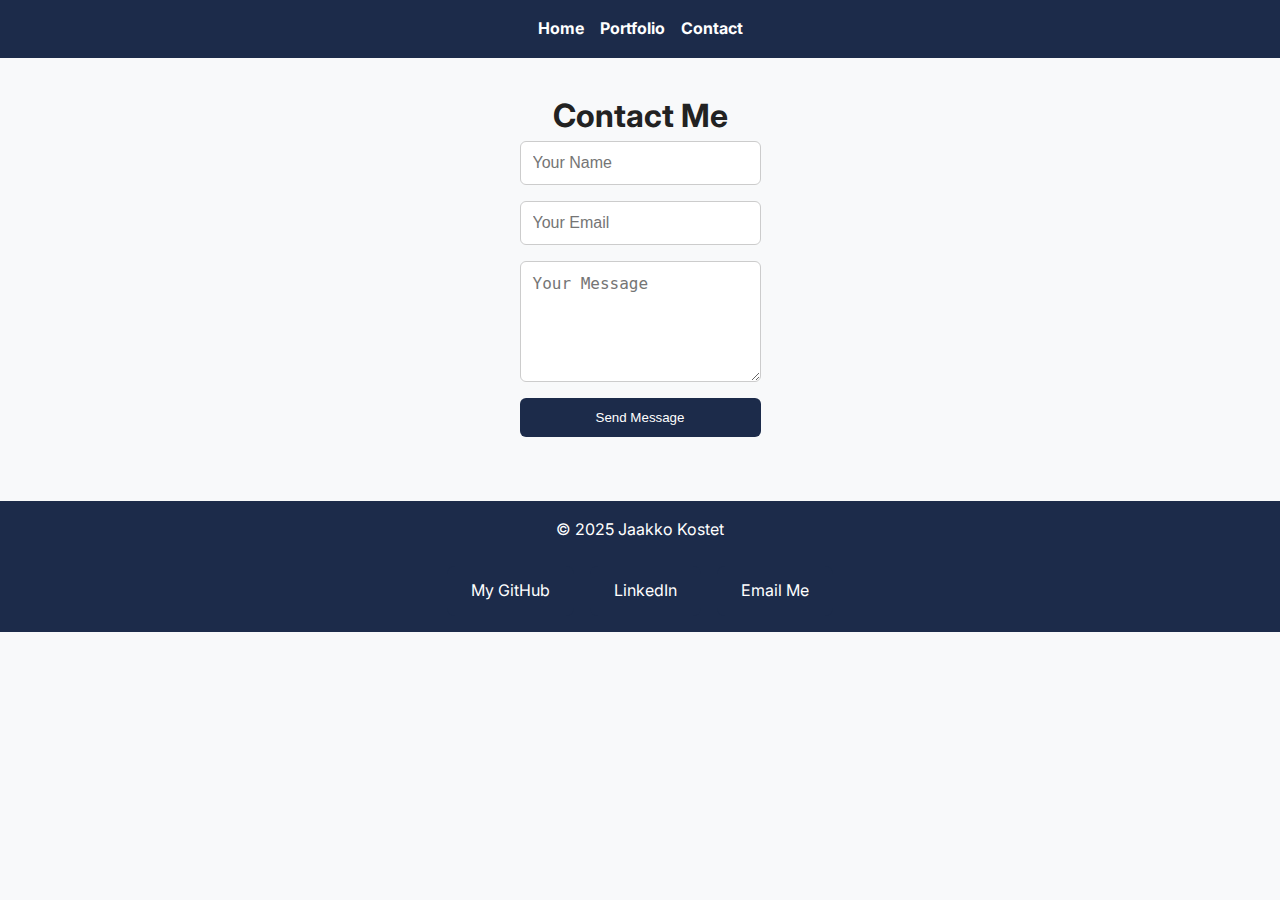
<file: contact.html>
<!DOCTYPE html>
<html lang="en">
<head>
  <meta charset="UTF-8" />
  <meta name="viewport" content="width=device-width, initial-scale=1.0"/>
  <title>Contact Me</title>
  <link rel="stylesheet" href="assets/styles.css">
  <link href="https://fonts.googleapis.com/css2?family=Inter:wght@400;600;700&display=swap" rel="stylesheet">
</head>
<body>
  <header class="navbar">
    <nav>
      <ul class="nav-links">
        <li><a href="index.html">Home</a></li>
        <li><a href="portfolio.html">Portfolio</a></li>
        <li><a href="contact.html">Contact</a></li>
      </ul>
    </nav>
  </header>

  <main class="contact-section">
    <h1>Contact Me</h1>
  
    <!-- Formspree form -->
    <form action="https://formspree.io/f/mldbbnon" method="POST" class="contact-form">
      <input type="text" name="name" placeholder="Your Name" required />
      <input type="email" name="email" placeholder="Your Email" required />
      <textarea name="message" rows="5" placeholder="Your Message" required></textarea>
      <button type="submit">Send Message</button>
    </form>
  </main>

  <footer>
    <p>© 2025 Jaakko Kostet</p>
    <ul>
      <li><a href="https://github.com/kojabee" class="button" target="_blank" rel="noopener noreferrer">My GitHub</a></li>
      <li><a href="https://linkedin.com/in/jaakko-kostet/" class="button" target="_blank" rel="noopener noreferrer">LinkedIn</a></li>
      <li><a href="mailto:bhu832@myy.haaga-helia.fi" class="button">Email Me</a></li>
    </ul>
  </footer>
</body>
</html>
</file>
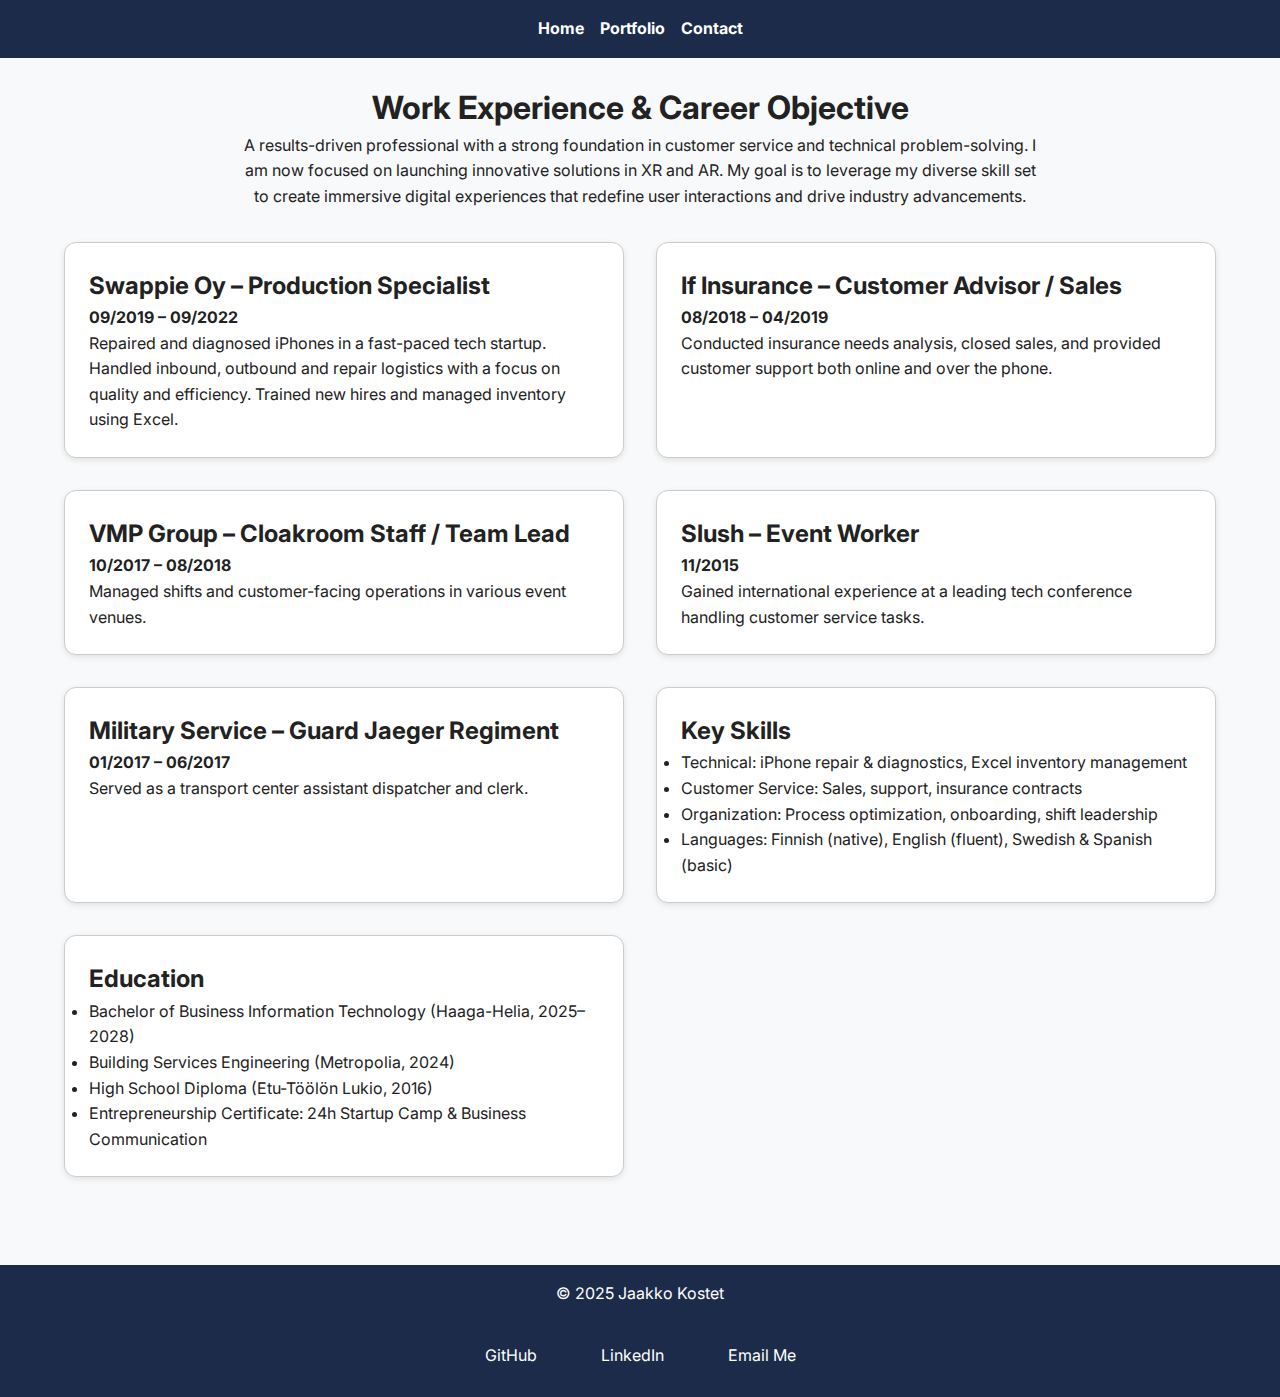
<file: portfolio.html>
<!DOCTYPE html>
<html lang="en">
<head>
  <meta charset="UTF-8" />
  <meta name="viewport" content="width=device-width, initial-scale=1.0"/>
  <title>My Portfolio</title>
  <link rel="stylesheet" href="assets/styles.css">
  <link href="https://fonts.googleapis.com/css2?family=Inter:wght@400;600;700&display=swap" rel="stylesheet">
</head>
<body>
  <header class="navbar">
    <nav>
      <ul class="nav-links">
        <li><a href="index.html">Home</a></li>
        <li><a href="portfolio.html">Portfolio</a></li>
        <li><a href="contact.html">Contact</a></li>
      </ul>
    </nav>
  </header>

  <main>
    <h1 style="text-align: center;">Work Experience & Career Objective</h1>

    <section class="intro">
      <p style="text-align: center; max-width: 800px; margin: 0 auto;">
        A results-driven professional with a strong foundation in customer service and technical problem-solving. I am now focused on launching innovative solutions in XR and AR. My goal is to leverage my diverse skill set to create immersive digital experiences that redefine user interactions and drive industry advancements.
      </p>
    </section>

    <section class="portfolio-grid">
      <div class="project-card">
        <h2>Swappie Oy – Production Specialist</h2>
        <p><strong>09/2019 – 09/2022</strong><br>
        Repaired and diagnosed iPhones in a fast-paced tech startup. Handled inbound, outbound and repair logistics with a focus on quality and efficiency. Trained new hires and managed inventory using Excel.</p>
      </div>

      <div class="project-card">
        <h2>If Insurance – Customer Advisor / Sales</h2>
        <p><strong>08/2018 – 04/2019</strong><br>
        Conducted insurance needs analysis, closed sales, and provided customer support both online and over the phone.</p>
      </div>

      <div class="project-card">
        <h2>VMP Group – Cloakroom Staff / Team Lead</h2>
        <p><strong>10/2017 – 08/2018</strong><br>
        Managed shifts and customer-facing operations in various event venues.</p>
      </div>

      <div class="project-card">
        <h2>Slush – Event Worker</h2>
        <p><strong>11/2015</strong><br>
        Gained international experience at a leading tech conference handling customer service tasks.</p>
      </div>

      <div class="project-card">
        <h2>Military Service – Guard Jaeger Regiment</h2>
        <p><strong>01/2017 – 06/2017</strong><br>
        Served as a transport center assistant dispatcher and clerk.</p>
      </div>

      <div class="project-card">
        <h2>Key Skills</h2>
        <ul>
          <li>Technical: iPhone repair & diagnostics, Excel inventory management</li>
          <li>Customer Service: Sales, support, insurance contracts</li>
          <li>Organization: Process optimization, onboarding, shift leadership</li>
          <li>Languages: Finnish (native), English (fluent), Swedish & Spanish (basic)</li>
        </ul>
      </div>

      <div class="project-card">
        <h2>Education</h2>
        <ul>
          <li>Bachelor of Business Information Technology (Haaga-Helia, 2025–2028)</li>
          <li>Building Services Engineering (Metropolia, 2024)</li>
          <li>High School Diploma (Etu-Töölön Lukio, 2016)</li>
          <li>Entrepreneurship Certificate: 24h Startup Camp & Business Communication</li>
        </ul>
      </div>
    </section>
  </main>

  <footer>
    <p>© 2025 Jaakko Kostet</p>
    <ul>
      <li><a href="https://github.com/kojabee" class="button" target="_blank">GitHub</a></li>
      <li><a href="https://linkedin.com/in/jaakko-kostet/" class="button" target="_blank">LinkedIn</a></li>
      <li><a href="mailto:bhu832@myy.haaga-helia.fi" class="button">Email Me</a></li>
    </ul>
  </footer>
</body>
</html>
</file>
<file: assets/styles.css>
/* === File: assets/styles.css === */

* {
    margin: 0;
    padding: 0;
    box-sizing: border-box;
  }
  
  body {
    font-family: 'Inter', sans-serif;
    line-height: 1.6;
    background-color: #f8f9fa;
    color: #222;
  }
  
  main {
    padding: 1.5rem;
    max-width: 1200px;
    margin: 0 auto;
  }
  
  img {
    max-width: 100%;
    height: auto;
    display: block;
  }
  
  a {
    color: #0044cc;
    text-decoration: none;
  }
  
  /* Navigation - Flexbox */
  .navbar {
    background-color: #1c2b4a;
    padding: 1rem;
  }
  
  .nav-links {
    display: flex;
    flex-direction: column;
    list-style: none;
    gap: 1rem;
    text-align: center;
  }
  
  .nav-links a {
    color: #fff;
    font-weight: bold;
  }
  
  @media (min-width: 768px) {
    .nav-links {
      flex-direction: row;
      justify-content: center;
    }
  }
  
  /* Home Page Layout */
  .home-content {
    text-align: center;
    padding: 2rem 0;
  }
  
  .profile-img {
    width: 150px;
    border-radius: 50%;
    margin-bottom: 1rem;
  }
  
  .button {
    display: inline-block;
    background-color: #1c2b4a;
    color: #fff;
    padding: 0.75rem 1.5rem;
    border-radius: 8px;
    margin-top: 1rem;
    transition: background 0.3s;
  }
  
  .button:hover {
    background-color: #0e1830;
  }
  
  /* Portfolio Page Layout - Flex/Grid */
  .portfolio-grid {
    display: grid;
    grid-template-columns: 1fr;
    gap: 2rem;
    padding: 2rem 0;
  }
  
  .project-card {
    background: #fff;
    border: 1px solid #ccc;
    border-radius: 12px;
    padding: 1.5rem;
    box-shadow: 0 2px 6px rgba(0, 0, 0, 0.1);
    transition: transform 0.3s;
  }
  
  .project-card:hover {
    transform: scale(1.02);
  }
  
  @media (min-width: 768px) {
    .portfolio-grid {
      grid-template-columns: repeat(2, 1fr);
    }
  }
  
  /* Contact Page Layout */
  .contact-section {
    padding: 2rem 0;
    max-width: 600px;
    margin: 0 auto;
  }
  
  .contact-form {
    display: flex;
    flex-direction: column;
    gap: 1rem;
  }
  
  .contact-form input,
  .contact-form textarea {
    padding: 0.75rem;
    border: 1px solid #ccc;
    border-radius: 6px;
    font-size: 1rem;
  }
  
  .contact-form button {
    background-color: #1c2b4a;
    color: #fff;
    border: none;
    padding: 0.75rem;
    border-radius: 6px;
    cursor: pointer;
  }
  
  .contact-links {
    margin-top: 1rem;
    display: flex;
    gap: 1rem;
    justify-content: center;
  }
  
  /* Footer */
  footer {
    background-color: #1c2b4a;
    color: white;
    text-align: center;
    padding: 1rem;
    margin-top: 2rem;
  }
  
  footer ul {
    list-style: none;
    display: flex;
    justify-content: center;
    gap: 1rem;
    padding: 0;
    margin-top: 0.5rem;
  }
  
  /* Responsive Embed */
  .embed iframe {
    border: none;
    margin-top: 2rem;
    border-radius: 8px;
  }
  
  @media (min-width: 1024px) {
    .contact-section {
      display: flex;
      flex-direction: column;
      align-items: center;
    }
  }
</file>
